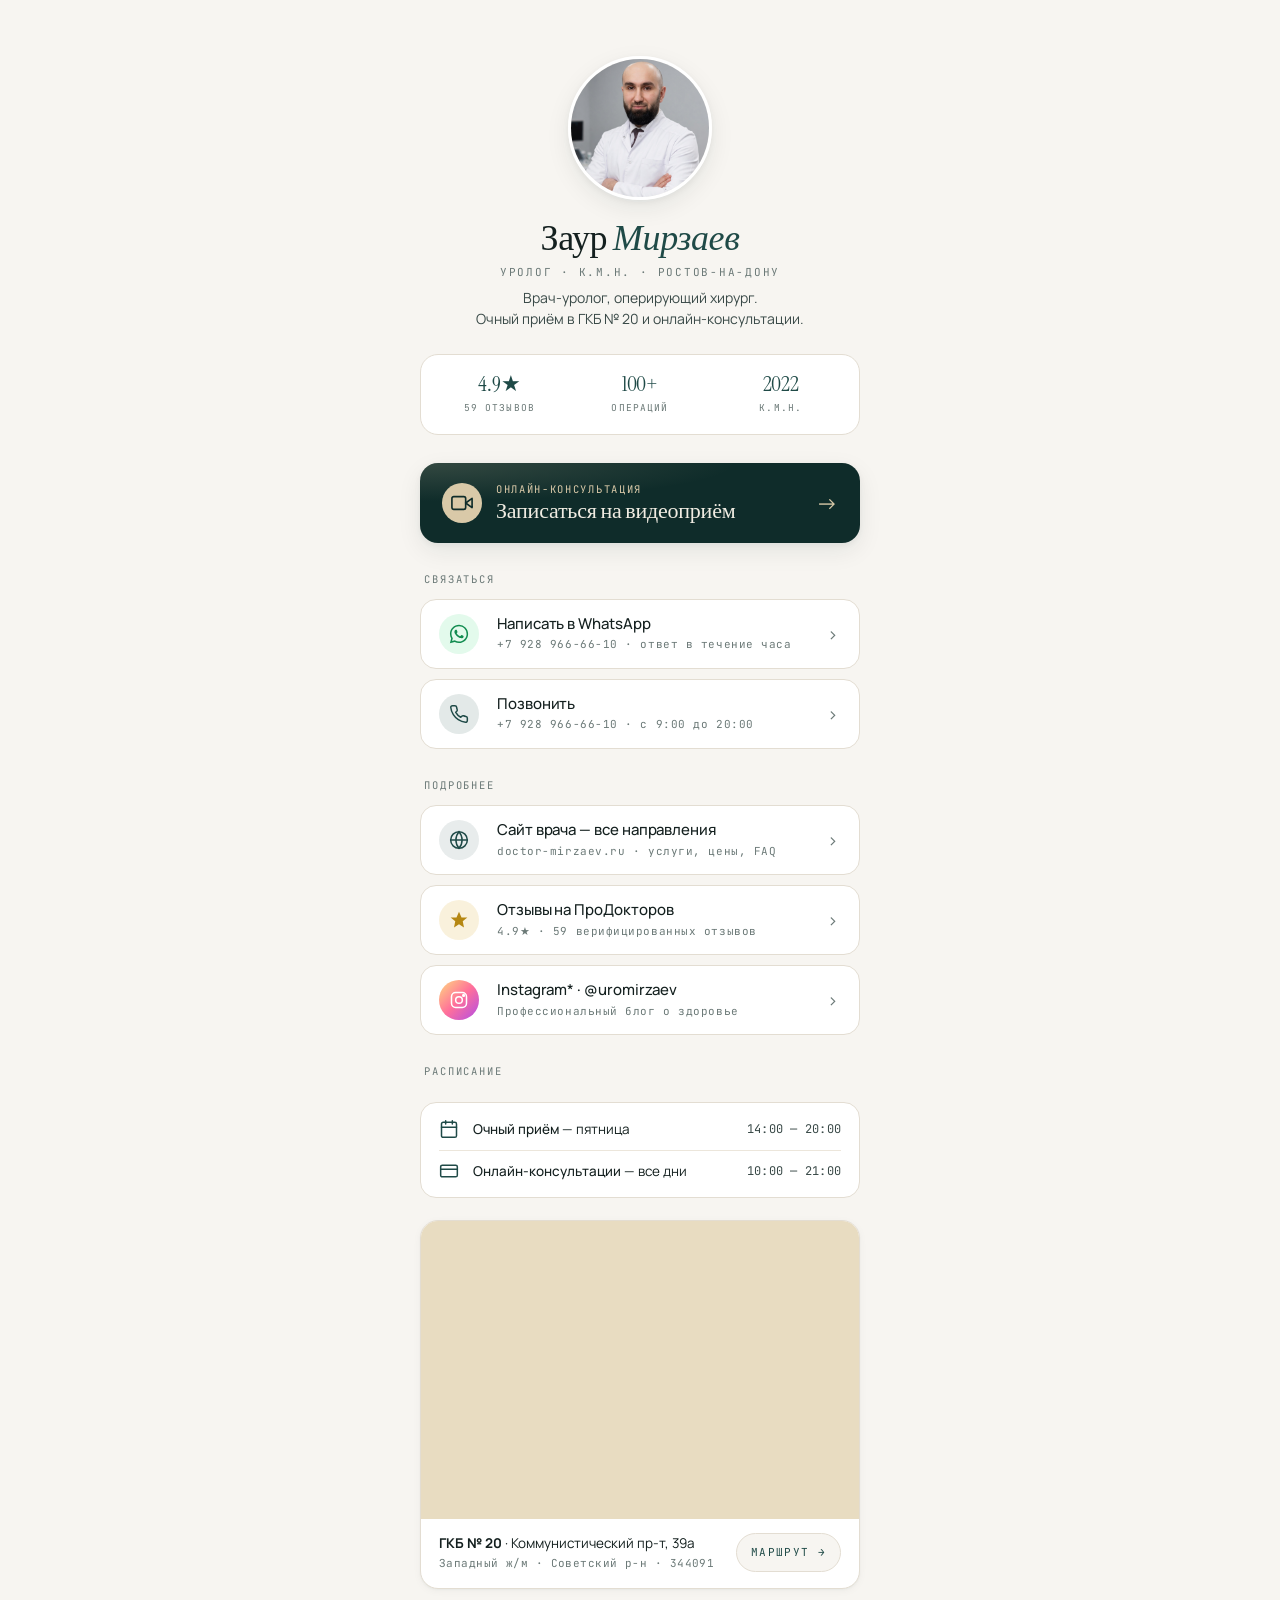
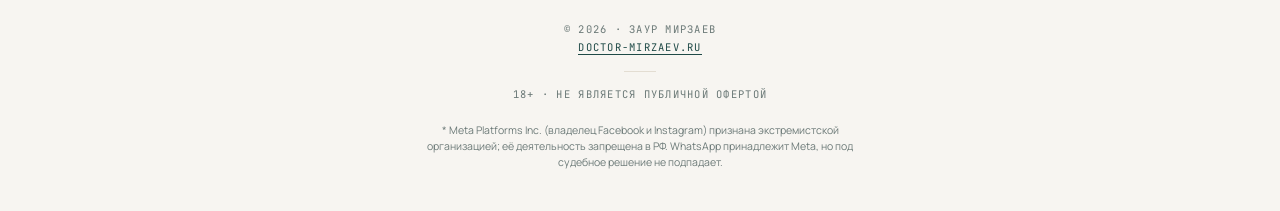
<file: index.html>
<!DOCTYPE html>
<html lang="ru">
<head>
<meta charset="UTF-8">
<meta name="viewport" content="width=device-width, initial-scale=1.0, viewport-fit=cover">
<title>Заур Мирзаев — уролог в Ростове-на-Дону · контакты</title>
<meta name="description" content="Мирзаев Заур Айдинович — врач-уролог, к.м.н. в Ростове-на-Дону. Запись на онлайн-консультацию, WhatsApp, телефон, маршрут в ГКБ № 20, отзывы.">
<link rel="canonical" href="https://zaurmirzaev.ru/">
<meta name="robots" content="index, follow">
<meta name="theme-color" content="#1f4a47">
<meta name="color-scheme" content="only light">
<meta name="format-detection" content="telephone=no">

<!-- Search engine verifications -->
<meta name="yandex-verification" content="a672f3bb607cba09">
<meta name="google-site-verification" content="google128683baf26511be">

<link rel="manifest" href="/site.webmanifest">
<link rel="icon" type="image/svg+xml" href="/assets/img/favicon.svg">
<link rel="apple-touch-icon" href="/assets/img/avatar.jpg">

<!-- Open Graph -->
<meta property="og:type" content="profile">
<meta property="og:locale" content="ru_RU">
<meta property="og:url" content="https://zaurmirzaev.ru/">
<meta property="og:title" content="Заур Мирзаев — уролог в Ростове-на-Дону">
<meta property="og:description" content="Очный приём в ГКБ № 20 (Пт 14:00–20:00) и онлайн-консультации. Запись в WhatsApp.">
<meta property="og:image" content="https://zaurmirzaev.ru/assets/img/avatar.jpg">
<meta property="og:image:width" content="800">
<meta property="og:image:height" content="800">
<meta property="profile:first_name" content="Заур">
<meta property="profile:last_name" content="Мирзаев">
<meta name="twitter:card" content="summary_large_image">

<!-- Fonts and styles in <head> to avoid FOUC -->
<link rel="preconnect" href="https://fonts.googleapis.com">
<link rel="preconnect" href="https://fonts.gstatic.com" crossorigin>
<link rel="stylesheet" href="https://fonts.googleapis.com/css2?family=Manrope:wght@400;500;600;700&family=Instrument+Serif:ital@0;1&family=JetBrains+Mono:wght@400;500&display=swap">
<link rel="stylesheet" href="/assets/css/styles.css">

<!-- Yandex.Metrika counter (id 108760033, dedicated for zaurmirzaev.ru) -->
<script type="text/javascript">
(function(m,e,t,r,i,k,a){m[i]=m[i]||function(){(m[i].a=m[i].a||[]).push(arguments)};m[i].l=1*new Date();for(var j=0;j<document.scripts.length;j++){if(document.scripts[j].src===r){return;}}k=e.createElement(t),a=e.getElementsByTagName(t)[0],k.async=1,k.src=r,a.parentNode.insertBefore(k,a)})(window,document,'script','https://mc.yandex.ru/metrika/tag.js?id=108760033','ym');
ym(108760033,'init',{ssr:true,webvisor:true,clickmap:true,ecommerce:"dataLayer",accurateTrackBounce:true,trackLinks:true});
</script>
<noscript><div><img src="https://mc.yandex.ru/watch/108760033" style="position:absolute;left:-9999px;" alt=""/></div></noscript>

<!-- Schema.org Person/Physician — small, focused -->
<script type="application/ld+json">
{
  "@context": "https://schema.org",
  "@type": "Physician",
  "name": "Мирзаев Заур Айдинович",
  "alternateName": "Доктор Мирзаев",
  "honorificSuffix": "к.м.н.",
  "jobTitle": "Врач-уролог, оперирующий хирург, кандидат медицинских наук",
  "url": "https://zaurmirzaev.ru/",
  "sameAs": [
    "https://doctor-mirzaev.ru/",
    "https://prodoctorov.ru/rostov-na-donu/vrach/751335-mirzaev/",
    "https://instagram.com/uromirzaev"
  ],
  "image": "https://zaurmirzaev.ru/assets/img/avatar.jpg",
  "telephone": "+7-928-966-66-10",
  "email": "hello@doctor-mirzaev.ru",
  "medicalSpecialty": "Urology",
  "address": {
    "@type": "PostalAddress",
    "streetAddress": "Коммунистический проспект, 39а",
    "addressLocality": "Ростов-на-Дону",
    "addressRegion": "Ростовская область",
    "postalCode": "344091",
    "addressCountry": "RU"
  },
  "geo": { "@type": "GeoCoordinates", "latitude": 47.206696, "longitude": 39.622235 },
  "openingHoursSpecification": [
    {"@type": "OpeningHoursSpecification", "dayOfWeek": "Friday", "opens": "14:00", "closes": "20:00", "description": "Очный приём в ГКБ № 20"}
  ],
  "aggregateRating": {
    "@type": "AggregateRating",
    "ratingValue": "4.9",
    "bestRating": "5",
    "ratingCount": "59"
  }
}
</script>
</head>
<body>

<main class="page">

  <!-- Hero ------------------------------------------------------ -->
  <section class="hero">
    <img class="avatar" src="/assets/img/avatar.jpg" alt="Мирзаев Заур Айдинович — врач-уролог" width="288" height="288" fetchpriority="high">
    <h1>Заур <em>Мирзаев</em></h1>
    <p class="hero__role">Уролог · К.М.Н. · Ростов-на-Дону</p>
    <p class="hero__credentials">Врач-уролог, оперирующий хирург.<br>Очный приём в&nbsp;ГКБ&nbsp;№&nbsp;20 и&nbsp;онлайн-консультации.</p>
  </section>

  <!-- Stats ----------------------------------------------------- -->
  <div class="stats" aria-label="Ключевые показатели">
    <div class="stat">
      <div class="v">4.9★</div>
      <div class="l">59 отзывов</div>
    </div>
    <div class="stat">
      <div class="v">100+</div>
      <div class="l">операций</div>
    </div>
    <div class="stat">
      <div class="v">2022</div>
      <div class="l">К.М.Н.</div>
    </div>
  </div>

  <!-- Primary CTA: Online consultation -->
  <a class="cta-primary" href="https://doctor-mirzaev.ru/online.html" data-action="online">
    <span class="cta-primary__ico" aria-hidden="true">
      <svg width="22" height="22" viewBox="0 0 24 24" fill="none" stroke="currentColor" stroke-width="1.8" stroke-linecap="round" stroke-linejoin="round">
        <path d="M23 7l-7 5 7 5V7z"/><rect x="1" y="5" width="15" height="14" rx="2" ry="2"/>
      </svg>
    </span>
    <span>
      <span class="cta-primary__lbl">Онлайн-консультация</span>
      <span class="cta-primary__title"><b>Записаться</b> на видеоприём</span>
    </span>
    <span class="cta-primary__chev" aria-hidden="true">→</span>
  </a>

  <!-- Section: Contact channels --------------------------------- -->
  <p class="section-label">Связаться</p>
  <div class="cards">

    <a class="card" href="https://wa.me/79289666610?text=Здравствуйте%2C%20Заур%20Айдинович.%20Хочу%20записаться%20на%20консультацию." data-action="wa">
      <span class="card__ico card__ico--wa" aria-hidden="true">
        <svg width="22" height="22" viewBox="0 0 24 24" fill="currentColor">
          <path d="M19.05 4.91A9.82 9.82 0 0012.04 2c-5.46 0-9.91 4.45-9.91 9.91 0 1.75.46 3.45 1.32 4.95L2.05 22l5.25-1.38a9.86 9.86 0 004.74 1.21h.01c5.46 0 9.91-4.45 9.91-9.91 0-2.65-1.03-5.14-2.91-7.01zm-7.01 15.24h-.01a8.2 8.2 0 01-4.18-1.15l-.3-.18-3.11.82.83-3.04-.2-.31a8.18 8.18 0 01-1.26-4.38c0-4.54 3.7-8.23 8.24-8.23 2.2 0 4.27.86 5.83 2.42a8.2 8.2 0 012.41 5.82c-.01 4.54-3.7 8.23-8.25 8.23zm4.52-6.16c-.25-.12-1.47-.72-1.69-.81-.23-.08-.39-.12-.56.13-.16.25-.64.81-.78.97-.14.16-.29.18-.54.06-.25-.12-1.05-.39-2-1.23-.74-.66-1.24-1.47-1.38-1.72-.14-.25-.02-.39.11-.51.11-.11.25-.29.37-.43.12-.14.16-.25.25-.41.08-.16.04-.31-.02-.43-.06-.12-.56-1.34-.76-1.84-.2-.48-.41-.42-.56-.42-.14-.01-.31-.01-.48-.01-.16 0-.43.06-.66.31-.23.25-.86.84-.86 2.05 0 1.21.88 2.38 1 2.54.12.16 1.74 2.66 4.21 3.73.59.25 1.05.4 1.41.52.59.19 1.13.16 1.55.1.47-.07 1.47-.6 1.67-1.18.21-.58.21-1.07.14-1.18-.06-.11-.23-.18-.48-.3z"/>
        </svg>
      </span>
      <span class="card__body">
        <span class="card__title">Написать в WhatsApp</span>
        <span class="card__sub">+7 928 966-66-10 · ответ в течение часа</span>
      </span>
      <span class="card__chev" aria-hidden="true">›</span>
    </a>

    <a class="card" href="tel:+79289666610" data-action="phone">
      <span class="card__ico card__ico--phone" aria-hidden="true">
        <svg width="20" height="20" viewBox="0 0 24 24" fill="none" stroke="currentColor" stroke-width="1.8" stroke-linecap="round" stroke-linejoin="round">
          <path d="M22 16.92v3a2 2 0 01-2.18 2 19.79 19.79 0 01-8.63-3.07 19.5 19.5 0 01-6-6 19.79 19.79 0 01-3.07-8.67A2 2 0 014.11 2h3a2 2 0 012 1.72 12.84 12.84 0 00.7 2.81 2 2 0 01-.45 2.11L8.09 9.91a16 16 0 006 6l1.27-1.27a2 2 0 012.11-.45 12.84 12.84 0 002.81.7A2 2 0 0122 16.92z"/>
        </svg>
      </span>
      <span class="card__body">
        <span class="card__title">Позвонить</span>
        <span class="card__sub">+7 928 966-66-10 · с 9:00 до 20:00</span>
      </span>
      <span class="card__chev" aria-hidden="true">›</span>
    </a>

  </div>

  <!-- Section: Online presence ----------------------------------- -->
  <p class="section-label">Подробнее</p>
  <div class="cards">

    <a class="card" href="https://doctor-mirzaev.ru/" data-action="site">
      <span class="card__ico card__ico--site" aria-hidden="true">
        <svg width="20" height="20" viewBox="0 0 24 24" fill="none" stroke="currentColor" stroke-width="1.8" stroke-linecap="round" stroke-linejoin="round">
          <circle cx="12" cy="12" r="10"/>
          <path d="M2 12h20M12 2a15.3 15.3 0 010 20M12 2a15.3 15.3 0 000 20"/>
        </svg>
      </span>
      <span class="card__body">
        <span class="card__title">Сайт врача — все направления</span>
        <span class="card__sub">doctor-mirzaev.ru · услуги, цены, FAQ</span>
      </span>
      <span class="card__chev" aria-hidden="true">›</span>
    </a>

    <a class="card" href="https://prodoctorov.ru/rostov-na-donu/vrach/751335-mirzaev/" target="_blank" rel="noopener" data-action="prodoctorov">
      <span class="card__ico card__ico--star" aria-hidden="true">
        <svg width="20" height="20" viewBox="0 0 24 24" fill="currentColor">
          <path d="M12 2l3 7h7l-5.5 4.5L18 21l-6-4-6 4 1.5-7.5L2 9h7z"/>
        </svg>
      </span>
      <span class="card__body">
        <span class="card__title">Отзывы на ПроДокторов</span>
        <span class="card__sub">4.9★ · 59 верифицированных отзывов</span>
      </span>
      <span class="card__chev" aria-hidden="true">›</span>
    </a>

    <a class="card" href="https://instagram.com/uromirzaev" target="_blank" rel="noopener" data-action="ig">
      <span class="card__ico card__ico--ig" aria-hidden="true">
        <svg width="20" height="20" viewBox="0 0 24 24" fill="none" stroke="currentColor" stroke-width="1.8" stroke-linecap="round" stroke-linejoin="round">
          <rect x="3" y="3" width="18" height="18" rx="5"/>
          <circle cx="12" cy="12" r="4"/>
          <circle cx="17.5" cy="6.5" r="1" fill="currentColor"/>
        </svg>
      </span>
      <span class="card__body">
        <span class="card__title">Instagram* · @uromirzaev</span>
        <span class="card__sub">Профессиональный блог о здоровье</span>
      </span>
      <span class="card__chev" aria-hidden="true">›</span>
    </a>

  </div>

  <!-- Schedule -------------------------------------------------- -->
  <p class="section-label">Расписание</p>
  <div class="schedule" aria-label="Расписание приёма">
    <div class="schedule__row">
      <svg width="20" height="20" viewBox="0 0 24 24" fill="none" stroke="currentColor" stroke-width="1.8" stroke-linecap="round" stroke-linejoin="round" aria-hidden="true">
        <rect x="3" y="4" width="18" height="18" rx="2"/>
        <path d="M16 2v4M8 2v4M3 10h18"/>
      </svg>
      <span><b>Очный приём</b> — пятница</span>
      <span class="t">14:00 — 20:00</span>
    </div>
    <div class="schedule__row">
      <svg width="20" height="20" viewBox="0 0 24 24" fill="none" stroke="currentColor" stroke-width="1.8" stroke-linecap="round" stroke-linejoin="round" aria-hidden="true">
        <rect x="2" y="5" width="20" height="14" rx="2"/>
        <path d="M2 10h20"/>
      </svg>
      <span><b>Онлайн-консультации</b> — все дни</span>
      <span class="t">10:00 — 21:00</span>
    </div>
  </div>

  <!-- Map ------------------------------------------------------- -->
  <div class="map-card">
    <div class="map-card__embed">
      <iframe
        src="https://yandex.ru/map-widget/v1/?ll=39.622235%2C47.206696&z=17&pt=39.622235%2C47.206696%2Cpm2rdl&l=map"
        loading="lazy"
        referrerpolicy="no-referrer-when-downgrade"
        title="ГКБ № 20 · Коммунистический проспект, 39а"
        allowfullscreen></iframe>
    </div>
    <div class="map-card__meta">
      <div class="map-card__addr">
        <strong>ГКБ № 20</strong> · Коммунистический пр-т, 39а
        <small>Западный ж/м · Советский р-н · 344091</small>
      </div>
      <a class="map-card__route" href="https://yandex.ru/maps/?ll=39.622235%2C47.206696&z=17&pt=39.622235%2C47.206696%2Cpm2rdl&rtext=~47.206696%2C39.622235" target="_blank" rel="noopener">Маршрут →</a>
    </div>
  </div>

  <!-- Footer ---------------------------------------------------- -->
  <p class="foot">
    © 2026 · Заур Мирзаев<br>
    <a href="https://doctor-mirzaev.ru/">doctor-mirzaev.ru</a>
    <span class="foot__divider"></span>
    18+ · Не является публичной офертой
  </p>
  <p class="foot-disclaimer">
    * Meta Platforms Inc. (владелец Facebook и&nbsp;Instagram) признана экстремистской организацией; её деятельность запрещена в&nbsp;РФ. WhatsApp принадлежит Meta, но&nbsp;под судебное решение не&nbsp;подпадает.
  </p>

</main>

<script>
  // Track outgoing taps in Yandex.Metrika via [data-action] attribute.
  document.querySelectorAll('[data-action]').forEach(el => {
    el.addEventListener('click', () => {
      try { window.ym && ym(108760033, 'reachGoal', 'tap_' + el.dataset.action); } catch (e) {}
    });
  });
</script>
</body>
</html>
</file>
<file: assets/css/styles.css>
/* =========================================================
   Zaur Mirzaev — Instagram bio link (taplink)
   Mobile-first, single-column, designed for thumb reach.
   Same brand palette as doctor-mirzaev.ru.
   ========================================================= */

:root {
  --bg: #f7f5f1;
  --bg-elev: #ffffff;
  --bg-deep: #0f2c2a;
  --ink: #14201f;
  --ink-soft: #3a4a48;
  --muted: #6b7977;
  --line: #e3ddd2;
  --line-soft: #ece6db;

  --teal: #1f4a47;
  --teal-deep: #0f2c2a;
  --sand: #d9c9a8;
  --sand-soft: #e8dcc1;

  --font-sans: "Manrope", -apple-system, BlinkMacSystemFont, "Helvetica Neue", sans-serif;
  --font-serif: "Instrument Serif", "Times New Roman", serif;
  --font-mono: "JetBrains Mono", ui-monospace, "SF Mono", monospace;

  --shadow-sm: 0 1px 2px rgba(15, 44, 42, 0.04), 0 2px 8px rgba(15, 44, 42, 0.04);
  --shadow-md: 0 8px 24px rgba(15, 44, 42, 0.08), 0 2px 6px rgba(15, 44, 42, 0.05);
  --shadow-lg: 0 24px 60px rgba(15, 44, 42, 0.12), 0 4px 12px rgba(15, 44, 42, 0.06);

  --safe-top: env(safe-area-inset-top, 0px);
  --safe-bottom: env(safe-area-inset-bottom, 0px);
  --safe-left: env(safe-area-inset-left, 0px);
  --safe-right: env(safe-area-inset-right, 0px);
}

* { box-sizing: border-box; }

html {
  -webkit-text-size-adjust: 100%;
  text-size-adjust: 100%;
  scroll-behavior: smooth;
}

body {
  margin: 0;
  background: var(--bg);
  color: var(--ink);
  font-family: var(--font-sans);
  font-size: 16px;
  line-height: 1.55;
  -webkit-font-smoothing: antialiased;
  text-rendering: optimizeLegibility;
  -webkit-tap-highlight-color: transparent;
  overflow-x: hidden;
  /* Soft warm gradient — premium feel without being loud */
  background-image:
    radial-gradient(1200px 600px at 50% -200px, rgba(217, 201, 168, 0.35), transparent 60%),
    radial-gradient(800px 400px at 50% 100%, rgba(31, 74, 71, 0.06), transparent 70%),
    var(--bg);
  background-attachment: fixed;
}

a, button { font-family: inherit; touch-action: manipulation; }
img { max-width: 100%; height: auto; display: block; }

/* ---------- Layout ---------- */
.page {
  max-width: 460px;
  margin: 0 auto;
  padding:
    calc(28px + var(--safe-top))
    max(20px, var(--safe-right))
    calc(40px + var(--safe-bottom))
    max(20px, var(--safe-left));
}

/* ---------- Hero ---------- */
.hero {
  text-align: center;
  padding-top: 8px;
}
.avatar {
  width: 132px;
  height: 132px;
  border-radius: 50%;
  margin: 0 auto;
  object-fit: cover;
  object-position: 50% 18%;
  border: 3px solid var(--bg-elev);
  box-shadow: var(--shadow-md);
}
.hero h1 {
  font-family: var(--font-serif);
  font-size: 32px;
  font-weight: 500;
  line-height: 1.1;
  letter-spacing: -0.01em;
  margin: 18px 0 6px;
  text-wrap: balance;
}
.hero h1 em { font-style: italic; color: var(--teal); font-weight: 400; }
.hero__role {
  font-family: var(--font-mono);
  font-size: 11px;
  letter-spacing: 0.16em;
  text-transform: uppercase;
  color: var(--muted);
  margin: 0 0 6px;
}
.hero__credentials {
  font-size: 14px;
  color: var(--ink-soft);
  margin: 0;
  text-wrap: balance;
}

/* ---------- Stat strip ---------- */
.stats {
  display: grid;
  grid-template-columns: repeat(3, 1fr);
  gap: 8px;
  margin: 24px 0 28px;
  padding: 18px 12px;
  background: var(--bg-elev);
  border: 1px solid var(--line);
  border-radius: 18px;
}
.stat { text-align: center; }
.stat .v {
  font-family: var(--font-serif);
  font-size: 22px;
  line-height: 1;
  color: var(--teal);
  letter-spacing: -0.01em;
}
.stat .l {
  font-family: var(--font-mono);
  font-size: 9.5px;
  letter-spacing: 0.12em;
  text-transform: uppercase;
  color: var(--muted);
  margin-top: 6px;
}

/* ---------- Primary CTA ---------- */
.cta-primary {
  display: flex;
  align-items: center;
  gap: 14px;
  background: var(--teal-deep);
  color: #f0ece2;
  padding: 18px 22px;
  border-radius: 18px;
  text-decoration: none;
  margin-bottom: 24px;
  box-shadow: var(--shadow-md);
  position: relative;
  overflow: hidden;
  transition: transform .15s ease, box-shadow .2s ease;
  min-height: 64px;
}
.cta-primary::before {
  content: "";
  position: absolute;
  inset: 0;
  background: radial-gradient(120% 80% at 0% 0%, rgba(217, 201, 168, 0.18), transparent 60%);
  pointer-events: none;
}
.cta-primary > * { position: relative; }
.cta-primary__ico {
  width: 40px; height: 40px;
  border-radius: 50%;
  background: var(--sand);
  color: var(--teal-deep);
  display: grid; place-items: center;
  flex: none;
}
.cta-primary__lbl {
  font-family: var(--font-mono);
  font-size: 10.5px;
  letter-spacing: 0.16em;
  text-transform: uppercase;
  color: var(--sand);
  display: block;
  margin-bottom: 2px;
}
.cta-primary__title {
  font-family: var(--font-serif);
  font-size: 22px;
  line-height: 1.1;
  font-weight: 500;
  letter-spacing: -0.01em;
}
.cta-primary__title b { font-weight: 500; }
.cta-primary__chev {
  margin-left: auto;
  font-size: 22px;
  line-height: 1;
  color: var(--sand);
  flex: none;
  transition: transform .2s ease;
}
.cta-primary:active .cta-primary__chev,
.cta-primary:hover .cta-primary__chev { transform: translateX(3px); }

/* ---------- Link cards ---------- */
.section-label {
  font-family: var(--font-mono);
  font-size: 10.5px;
  letter-spacing: 0.18em;
  text-transform: uppercase;
  color: var(--muted);
  margin: 28px 0 12px 4px;
}

.cards { display: flex; flex-direction: column; gap: 10px; }

.card {
  display: grid;
  grid-template-columns: 44px 1fr 14px;
  align-items: center;
  gap: 14px;
  padding: 14px 18px;
  background: var(--bg-elev);
  border: 1px solid var(--line);
  border-radius: 16px;
  text-decoration: none;
  color: var(--ink);
  min-height: 64px;
  transition: transform .15s ease, border-color .15s ease, box-shadow .2s ease;
}
.card__ico {
  width: 40px; height: 40px;
  border-radius: 50%;
  display: grid;
  place-items: center;
  background: var(--sand-soft);
  color: var(--teal-deep);
  flex: none;
}
.card__ico--wa { background: #25d36620; color: #128c50; }
.card__ico--phone { background: rgba(31,74,71,0.12); color: var(--teal); }
.card__ico--site { background: rgba(31,74,71,0.10); color: var(--teal); }
.card__ico--star { background: rgba(212,160,23,0.15); color: #b58712; }
.card__ico--map { background: rgba(184,122,106,0.15); color: var(--teal); }
.card__ico--ig { background: linear-gradient(135deg, #ffd97e, #ff709a 50%, #b14ce6); color: #fff; }

.card__body { min-width: 0; }
.card__title {
  font-size: 15px;
  line-height: 1.25;
  font-weight: 500;
  color: var(--ink);
  letter-spacing: -0.005em;
  display: block;
}
.card__sub {
  font-family: var(--font-mono);
  font-size: 11px;
  letter-spacing: 0.05em;
  color: var(--muted);
  display: block;
  margin-top: 3px;
  white-space: nowrap;
  overflow: hidden;
  text-overflow: ellipsis;
}
.card__chev { color: var(--muted); font-size: 18px; line-height: 1; }

/* ---------- Schedule chip ---------- */
.schedule {
  margin-top: 22px;
  padding: 16px 18px;
  background: var(--bg-elev);
  border: 1px solid var(--line);
  border-radius: 16px;
}
.schedule__row {
  display: grid;
  grid-template-columns: 22px 1fr auto;
  gap: 12px;
  align-items: center;
  font-size: 13.5px;
  color: var(--ink);
}
.schedule__row + .schedule__row { margin-top: 10px; padding-top: 10px; border-top: 1px solid var(--line-soft); }
.schedule__row svg { color: var(--teal); }
.schedule__row b { font-weight: 500; }
.schedule__row .t {
  font-family: var(--font-mono);
  font-size: 12px;
  color: var(--ink-soft);
  letter-spacing: 0.02em;
  white-space: nowrap;
}

/* ---------- Map ---------- */
.map-card {
  margin-top: 22px;
  border-radius: 18px;
  overflow: hidden;
  border: 1px solid var(--line);
  background: var(--bg-elev);
  box-shadow: var(--shadow-sm);
}
.map-card__embed {
  position: relative;
  aspect-ratio: 5/3.4;
  background: var(--sand-soft);
}
.map-card__embed iframe {
  position: absolute; inset: 0;
  width: 100%; height: 100%;
  border: 0;
  display: block;
}
.map-card__meta {
  padding: 14px 18px 16px;
  display: flex;
  align-items: center;
  justify-content: space-between;
  gap: 14px;
}
.map-card__addr {
  font-size: 13.5px;
  line-height: 1.35;
  color: var(--ink);
}
.map-card__addr small {
  display: block;
  font-family: var(--font-mono);
  font-size: 11px;
  letter-spacing: 0.04em;
  color: var(--muted);
  margin-top: 4px;
}
.map-card__route {
  font-family: var(--font-mono);
  font-size: 11px;
  letter-spacing: 0.12em;
  text-transform: uppercase;
  color: var(--teal);
  text-decoration: none;
  border: 1px solid var(--line);
  padding: 10px 14px;
  border-radius: 999px;
  white-space: nowrap;
  flex: none;
  background: var(--bg);
}

/* ---------- Footer ---------- */
.foot {
  text-align: center;
  margin-top: 32px;
  font-family: var(--font-mono);
  font-size: 10.5px;
  letter-spacing: 0.12em;
  text-transform: uppercase;
  color: var(--muted);
  line-height: 1.7;
}
.foot a { color: var(--teal); text-decoration: none; border-bottom: 1px solid currentColor; }
.foot__divider {
  display: block;
  width: 32px;
  height: 1px;
  background: var(--line);
  margin: 14px auto;
  border: 0;
}

.foot-disclaimer {
  text-align: center;
  max-width: 460px;
  margin: 18px auto 0;
  font-size: 10.5px;
  line-height: 1.55;
  color: var(--muted);
  letter-spacing: 0;
  text-transform: none;
  font-family: var(--font-sans);
}

/* ---------- Hover (only on real hover devices) ---------- */
@media (hover: hover) {
  .card:hover {
    transform: translateY(-1px);
    border-color: var(--teal);
    box-shadow: var(--shadow-md);
  }
  .cta-primary:hover {
    transform: translateY(-1px);
    box-shadow: var(--shadow-lg);
  }
  .map-card__route:hover {
    background: var(--teal);
    color: var(--bg);
    border-color: var(--teal);
  }
}

/* ---------- Touch-active state (subtle press feedback) ---------- */
.card:active, .cta-primary:active {
  transform: scale(0.99);
  transition-duration: .05s;
}

/* ---------- Reduced motion ---------- */
@media (prefers-reduced-motion: reduce) {
  *, *::before, *::after {
    animation: none !important;
    transition: none !important;
    scroll-behavior: auto !important;
  }
}

/* ---------- Tablet (≥640px) — slight breathing room ---------- */
@media (min-width: 640px) {
  .page { max-width: 480px; padding-top: 48px; }
  .avatar { width: 144px; height: 144px; }
  .hero h1 { font-size: 36px; }
}

/* ---------- Tiny phones ---------- */
@media (max-width: 360px) {
  .page { padding: 20px 14px; }
  .avatar { width: 116px; height: 116px; }
  .hero h1 { font-size: 28px; }
  .cta-primary { padding: 16px 18px; gap: 12px; }
  .cta-primary__title { font-size: 19px; }
  .cta-primary__chev { font-size: 20px; }
  .card { padding: 12px 14px; gap: 12px; }
  .stat .v { font-size: 19px; }
}

/* Force light theme regardless of system / Instagram in-app dark mode.
   Brand identity stays consistent (sand on teal) on every device.
   color-scheme: only-light tells the UA not to recolour form controls,
   scrollbars, or default text-shadows in the dark direction. */
:root { color-scheme: only light; }
</file>
